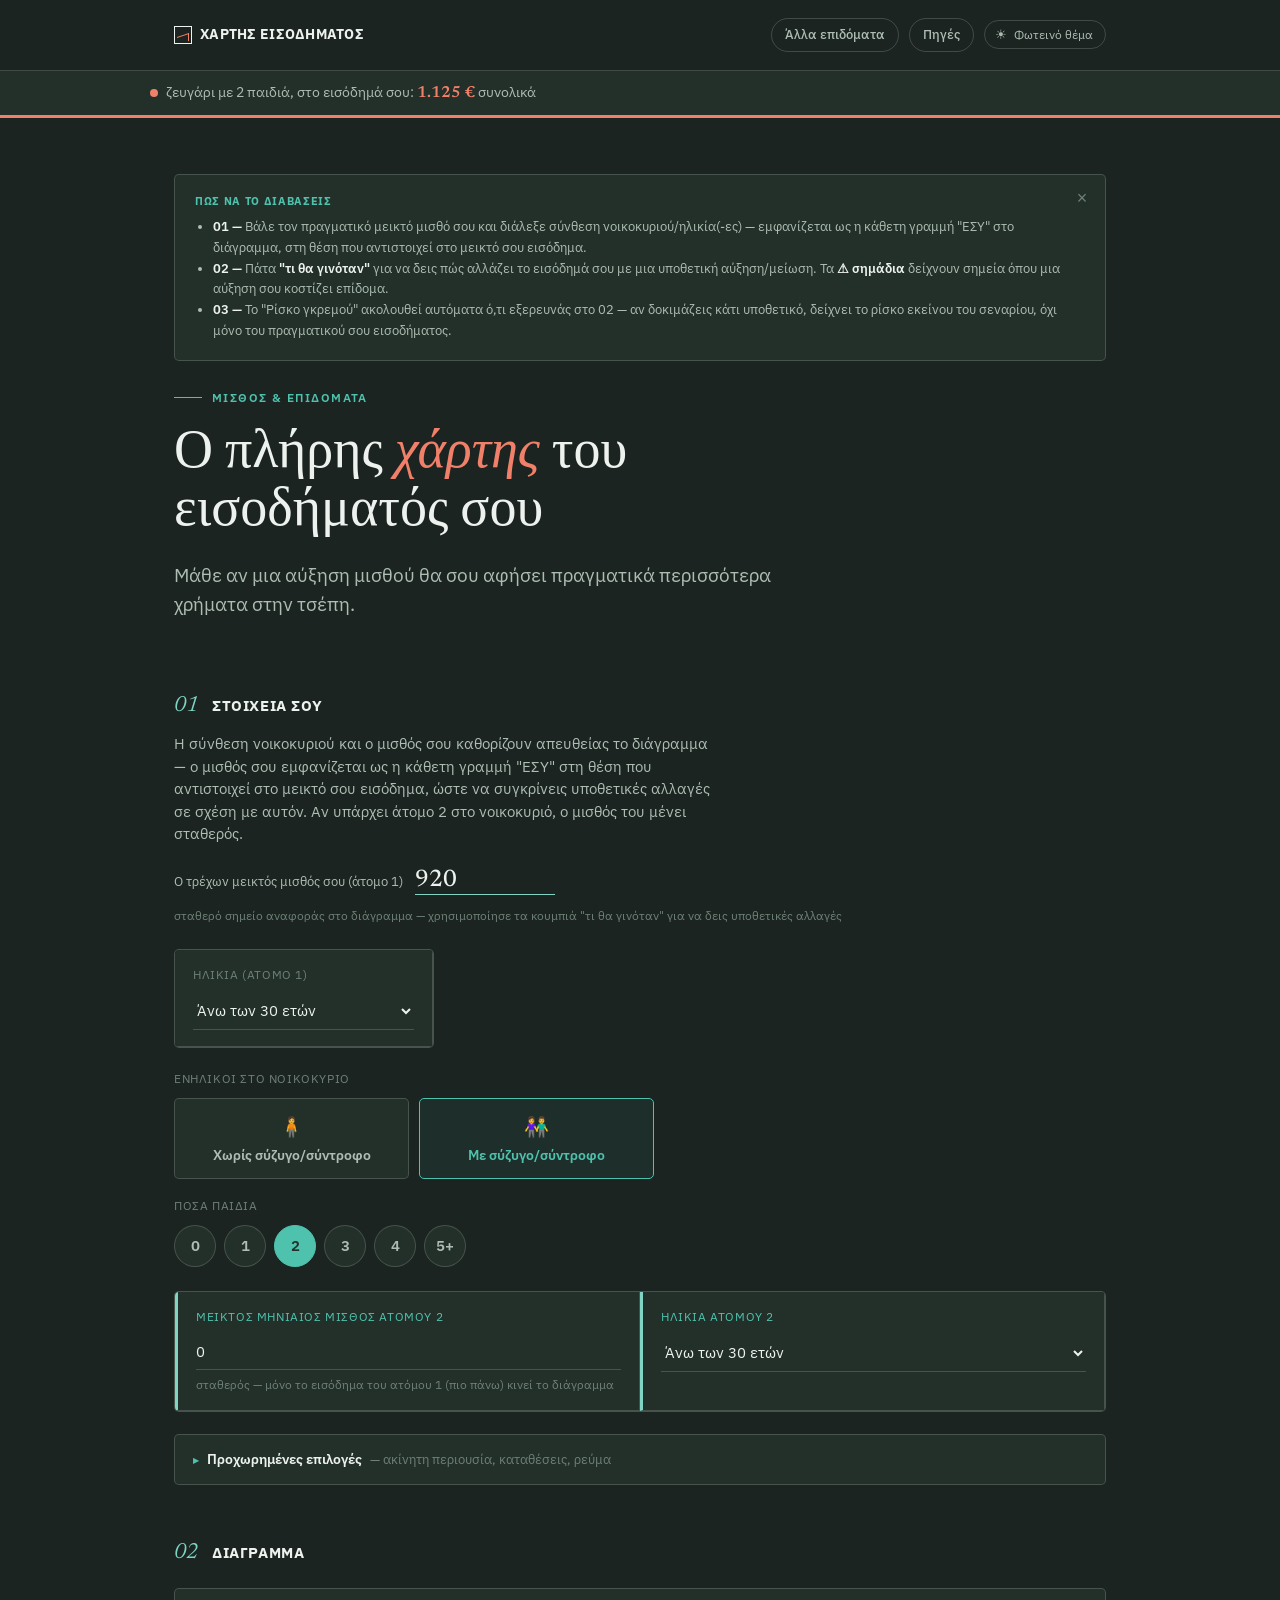
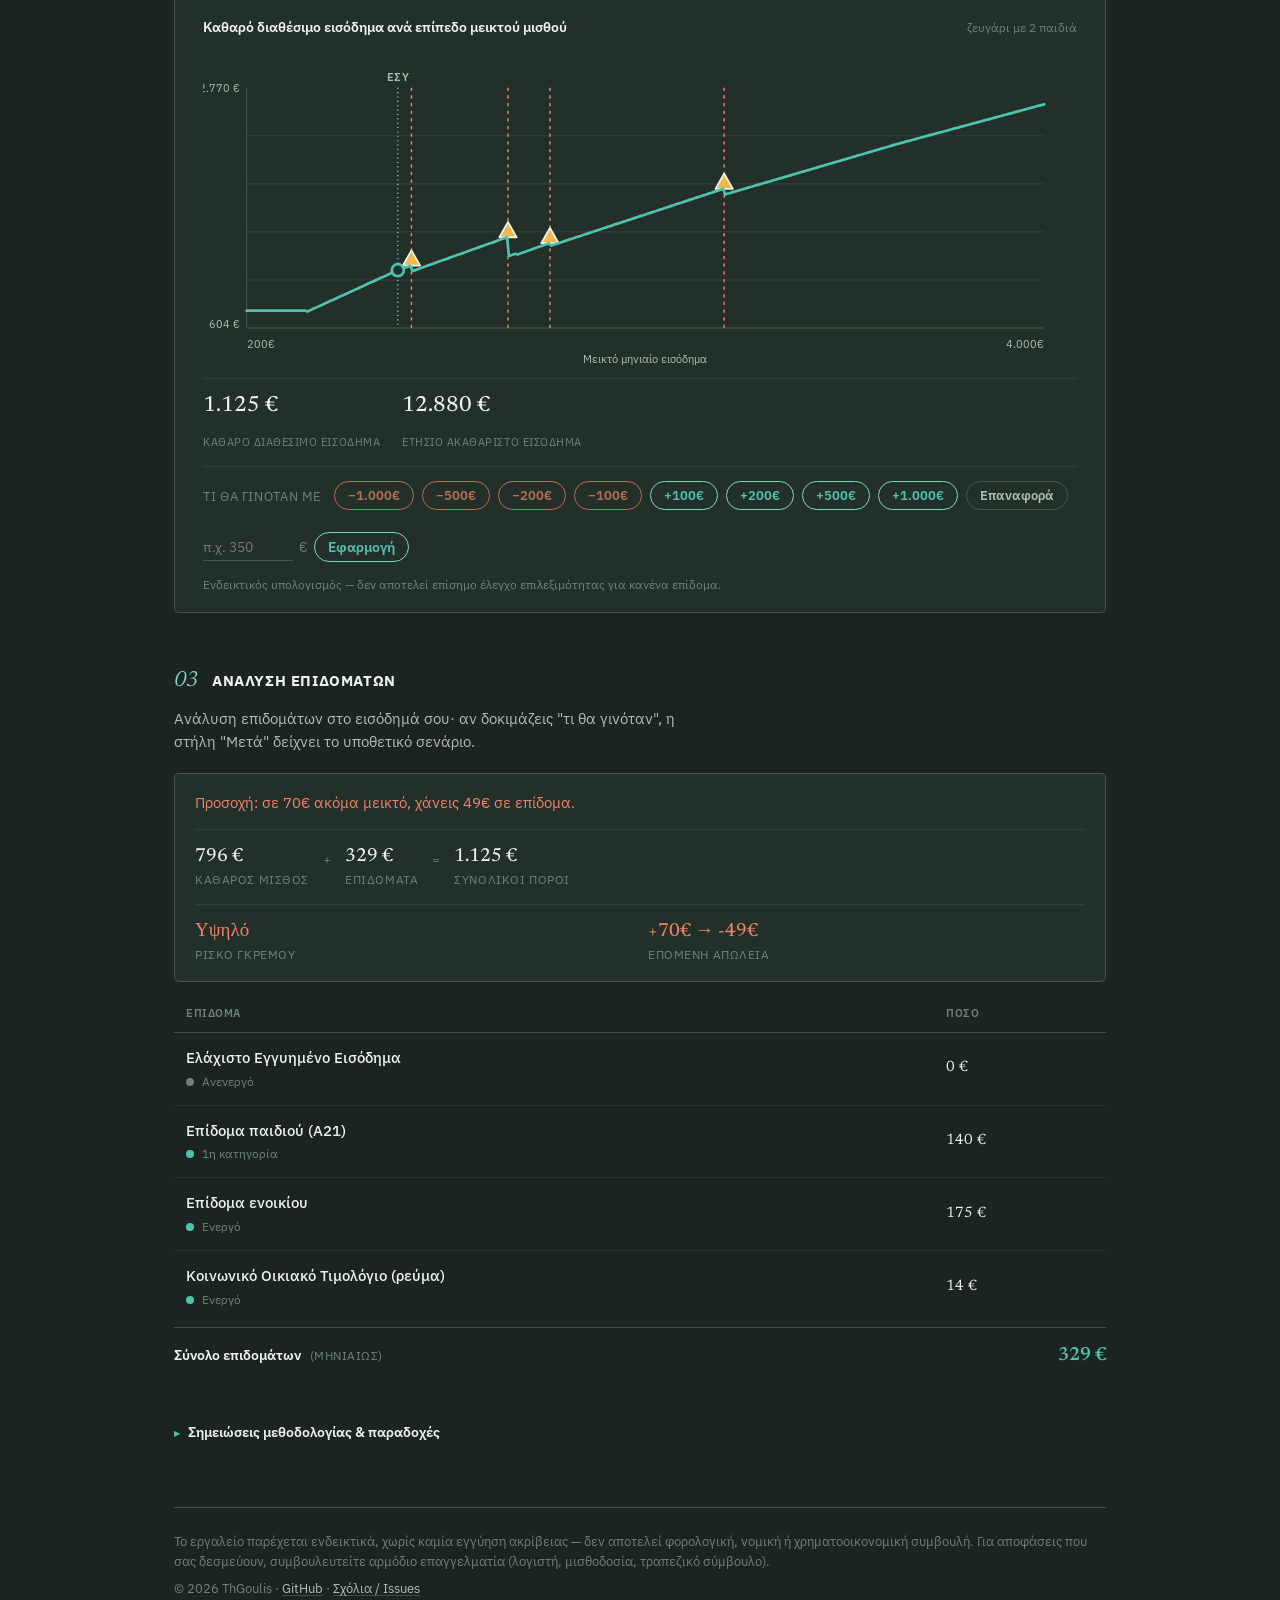
<file: index.html>
<!DOCTYPE html>
<html lang="el">
<head>
<meta charset="UTF-8">
<script>(function(){try{var t=localStorage.getItem('chartis-eisodimatos-theme');document.documentElement.setAttribute('data-theme', t==='light'?'light':'dark');}catch(e){document.documentElement.setAttribute('data-theme','dark');}})();</script>
<meta name="viewport" content="width=device-width, initial-scale=1.0">
<meta name="google-site-verification" content="slmGFKoAOpQcVqOAjaYi8hfK1qHEMDZGpM2ckOUDvAE" />
<title>Χάρτης Εισοδήματος — Μισθός &amp; Επιδόματα</title>
<meta name="description" content="Δες πώς αλλάζει το πραγματικό σου εισόδημα — μισθός και επιδόματα (ΕΕΕ, Α21, ενοίκιο, ΚΟΤ) μαζί, σε ένα διάγραμμα. Εντοπίζει αυτόματα τα σημεία όπου μια αύξηση μισθού σου κοστίζει επίδομα.">
<link rel="canonical" href="https://thgoulis.github.io/Benefit-cliff/">

<meta property="og:type" content="website">
<meta property="og:url" content="https://thgoulis.github.io/Benefit-cliff/">
<meta property="og:title" content="Χάρτης Εισοδήματος — Μισθός &amp; Επιδόματα">
<meta property="og:description" content="Δες πώς αλλάζει το πραγματικό σου εισόδημα — μισθός και επιδόματα μαζί, σε ένα διάγραμμα. Εντοπίζει αυτόματα τους γκρεμούς επιδομάτων.">
<meta property="og:image" content="https://thgoulis.github.io/Benefit-cliff/og-image.png">
<meta property="og:image:width" content="1200">
<meta property="og:image:height" content="630">
<meta property="og:locale" content="el_GR">

<meta name="twitter:card" content="summary_large_image">
<meta name="twitter:title" content="Χάρτης Εισοδήματος — Μισθός &amp; Επιδόματα">
<meta name="twitter:description" content="Δες πώς αλλάζει το πραγματικό σου εισόδημα — μισθός και επιδόματα μαζί, σε ένα διάγραμμα.">
<meta name="twitter:image" content="https://thgoulis.github.io/Benefit-cliff/og-image.png">
<link rel="icon" type="image/svg+xml" href="data:image/svg+xml,%3Csvg xmlns='http://www.w3.org/2000/svg' viewBox='0 0 32 32'%3E%3Crect width='32' height='32' rx='7' fill='%231B2420'/%3E%3Crect x='7' y='9' width='18' height='3.4' rx='1.7' fill='%234FC2AE'/%3E%3Crect x='7' y='14.3' width='18' height='3.4' rx='1.7' fill='%234FC2AE'/%3E%3Crect x='7' y='19.6' width='18' height='3.4' rx='1.7' fill='%234FC2AE'/%3E%3C/svg%3E">
<link rel="preconnect" href="https://fonts.googleapis.com">
<link rel="preconnect" href="https://fonts.gstatic.com" crossorigin>
<link href="https://fonts.googleapis.com/css2?family=Newsreader:ital,opsz,wght@0,6..72,400;0,6..72,500;0,6..72,600;1,6..72,500&family=IBM+Plex+Sans:wght@400;500;600;700&display=swap" rel="stylesheet">
<link rel="stylesheet" href="style.css?v=20260812">
</head>
<body>

<div class="sticky-group">
  <div class="topbar">
    <div class="wrap">
      <div class="brand"><span class="mark"></span> Χάρτης Εισοδήματος</div>
      <nav>
        <a href="epidomata.html">Άλλα επιδόματα</a>
        <a href="https://github.com/ThGoulis/Benefit-cliff/blob/main/TECHNICAL.md" target="_blank" rel="noopener">Πηγές</a>
        <button id="themeToggle" type="button" aria-pressed="false">
          <span class="tt-icon" aria-hidden="true">☾</span>
          <span class="tt-label">Σκούρο θέμα</span>
        </button>
      </nav>
    </div>
  </div>
  <div class="live-preview-bar" id="livePreviewBar">
    <div class="wrap">
      <span class="dot"></span>
      <span class="text" id="livePreviewText">—</span>
    </div>
  </div>
</div>

<div class="wrap">

  <section class="hero">
    <div class="intro-card" id="introCard">
      <button class="intro-close" id="introCloseBtn" aria-label="Κλείσιμο">×</button>
      <div class="intro-eyebrow">Πώς να το διαβάσεις</div>
      <ul class="intro-list">
        <li><strong>01 —</strong> Βάλε τον πραγματικό μεικτό μισθό σου και διάλεξε σύνθεση νοικοκυριού/ηλικία(-ες) — εμφανίζεται ως η κάθετη γραμμή "ΕΣΥ" στο διάγραμμα, στη θέση που αντιστοιχεί στο μεικτό σου εισόδημα.</li>
        <li><strong>02 —</strong> Πάτα <strong>"τι θα γινόταν"</strong> για να δεις πώς αλλάζει το εισόδημά σου με μια υποθετική αύξηση/μείωση. Τα <strong>⚠ σημάδια</strong> δείχνουν σημεία όπου μια αύξηση σου κοστίζει επίδομα.</li>
        <li><strong>03 —</strong> Το "Ρίσκο γκρεμού" ακολουθεί αυτόματα ό,τι εξερευνάς στο 02 — αν δοκιμάζεις κάτι υποθετικό, δείχνει το ρίσκο εκείνου του σεναρίου, όχι μόνο του πραγματικού σου εισοδήματος.</li>
      </ul>
    </div>

    <div class="eyebrow">Μισθός &amp; επιδόματα</div>
    <h1>Ο πλήρης <em>χάρτης</em> του εισοδήματός σου</h1>
    <p class="lede">Μάθε αν μια αύξηση μισθού θα σου αφήσει πραγματικά περισσότερα χρήματα στην τσέπη.</p>
  </section>

  <section class="section">
    <div class="section-head">
      <span class="section-num">01</span>
      <h2>Στοιχεία σου</h2>
    </div>
    <p class="section-desc">Η σύνθεση νοικοκυριού και ο μισθός σου καθορίζουν απευθείας το διάγραμμα — ο μισθός σου εμφανίζεται ως η κάθετη γραμμή "ΕΣΥ" στη θέση που αντιστοιχεί στο μεικτό σου εισόδημα, ώστε να συγκρίνεις υποθετικές αλλαγές σε σχέση με αυτόν. Αν υπάρχει άτομο 2 στο νοικοκυριό, ο μισθός του μένει σταθερός.</p>

    <div class="income-input-row">
      <label for="referenceIncomeInput">Ο τρέχων μεικτός μισθός σου (άτομο 1)</label>
      <input type="text" inputmode="numeric" id="referenceIncomeInput" value="920" autocomplete="off" autocorrect="off" autocapitalize="off" spellcheck="false">
      <div class="hint">σταθερό σημείο αναφοράς στο διάγραμμα — χρησιμοποίησε τα κουμπιά "τι θα γινόταν" για να δεις υποθετικές αλλαγές</div>
    </div>

    <div class="field-grid" style="margin-bottom:22px; max-width:260px;">
      <div class="field">
        <label>Ηλικία (άτομο 1)</label>
        <select id="ageSelect1">
          <option value="young25">Έως 25 ετών</option>
          <option value="young30">26 έως 30 ετών</option>
          <option value="standard" selected>Άνω των 30 ετών</option>
        </select>
      </div>
    </div>

    <div class="household-picker">
      <div class="field-label">Ενήλικοι στο νοικοκυριό</div>
      <div class="adults-grid">
        <button type="button" class="adult-card" id="adultsSingleBtn" data-spouse="false">
          <span class="icon">🧍</span><span class="label">Χωρίς σύζυγο/σύντροφο</span>
        </button>
        <button type="button" class="adult-card selected" id="adultsCoupleBtn" data-spouse="true">
          <span class="icon">👫</span><span class="label">Με σύζυγο/σύντροφο</span>
        </button>
      </div>

      <div class="field-label" style="margin-top:18px;">Πόσα παιδιά</div>
      <div class="child-stepper">
        <button type="button" class="child-btn" data-count="0">0</button>
        <button type="button" class="child-btn" data-count="1">1</button>
        <button type="button" class="child-btn selected" data-count="2">2</button>
        <button type="button" class="child-btn" data-count="3">3</button>
        <button type="button" class="child-btn" data-count="4">4</button>
        <button type="button" class="child-btn" data-count="5">5+</button>
      </div>
      <div class="derived-tag" id="monoParentTag" style="display:none">Μονογονεϊκή οικογένεια — εφαρμόζονται οι ειδικοί κανόνες</div>
    </div>

    <div class="field-grid" id="basicFieldsGrid">
      <div class="field spouse-field" id="spouseIncomeField" style="display:none">
        <label>Μεικτός μηνιαίος μισθός ατόμου 2</label>
        <input type="text" inputmode="numeric" id="spouseIncome" value="0">
        <div class="hint">σταθερός — μόνο το εισόδημα του ατόμου 1 (πιο πάνω) κινεί το διάγραμμα</div>
      </div>
      <div class="field spouse-field" id="spouseAgeField" style="display:none">
        <label>Ηλικία ατόμου 2</label>
        <select id="ageSelect2">
          <option value="young25">Έως 25 ετών</option>
          <option value="young30">26 έως 30 ετών</option>
          <option value="standard" selected>Άνω των 30 ετών</option>
        </select>
      </div>
    </div>

    <details class="advanced-options">
      <summary>Προχωρημένες επιλογές <span class="advanced-hint">— ακίνητη περιουσία, καταθέσεις, ρεύμα</span></summary>
      <p class="advanced-desc">Μόνο αν έχεις ακίνητη περιουσία ή καταθέσεις πάνω από τα όρια — μπλοκάρουν εντελώς το ΕΕΕ ή το επίδομα ενοικίου, ανεξάρτητα από το εισόδημα. Άφησέ τα στο 0 αν δεν σε αφορούν.</p>
      <div class="field-grid">
        <div class="field criteria-field">
          <label>Αξία ακίνητης περιουσίας (αντικειμενική)</label>
          <input type="text" inputmode="numeric" id="propertyValue" value="0">
          <div class="hint">σύνολο νοικοκυριού — επηρεάζει ΕΕΕ &amp; επίδομα ενοικίου</div>
        </div>
        <div class="field criteria-field">
          <label>Καταθέσεις / κινητή περιουσία</label>
          <input type="text" inputmode="numeric" id="depositsValue" value="0">
          <div class="hint">σύνολο νοικοκυριού — επηρεάζει ΕΕΕ &amp; επίδομα ενοικίου</div>
        </div>
        <div class="field criteria-field">
          <label>Μέση μηνιαία κατανάλωση ρεύματος (kWh)</label>
          <input type="number" id="kwhValue" value="300" min="0" step="10">
          <div class="hint">εκτίμηση, μπορείς να την αλλάξεις — επηρεάζει το ΚΟΤ</div>
        </div>
      </div>
    </details>
  </section>

  <section class="section">
    <div class="section-head">
      <span class="section-num">02</span>
      <h2>Διάγραμμα</h2>
    </div>
    <div class="chart-card">
      <div class="chart-head">
        <h2>Καθαρό διαθέσιμο εισόδημα ανά επίπεδο μεικτού μισθού</h2>
        <span class="axis-label" id="axisLabel">ζευγάρι με 2 παιδιά</span>
      </div>

      <svg class="curve" viewBox="0 0 800 300" preserveAspectRatio="xMidYMid meet" xmlns="http://www.w3.org/2000/svg" id="curveSvg">
        <!-- gridlines/axes/labels are generated in JS so the layout can adapt to viewport width -->
        <g id="chromeLayer"></g>

        <!-- cliff markers get inserted here dynamically -->
        <g id="cliffLayer"></g>

        <!-- στατικό σημείο αναφοράς (το πραγματικό εισόδημα του χρήστη) -->
        <g id="referenceLayer"></g>

        <!-- the curve itself, drawn dynamically -->
        <path id="curvePath" class="curve-path" d="" />

        <!-- moving marker -->
        <circle id="movingMarker" class="marker" cx="60" cy="235" r="5.5"/>
      </svg>

      <div class="slider-row">
        <div class="readouts">
          <div class="readout">
            <div class="num" id="netReadout">690 €</div>
            <div class="num-delta" id="netDelta"></div>
            <div class="lbl">Καθαρό διαθέσιμο εισόδημα</div>
          </div>
          <div class="readout">
            <div class="num" id="e1Readout">— €</div>
            <div class="num-delta" id="e1Delta"></div>
            <div class="lbl">Ετήσιο ακαθάριστο εισόδημα</div>
          </div>
        </div>
      </div>

      <div class="whatif-row">
        <span class="whatif-label">Τι θα γινόταν με</span>
        <div class="whatif-buttons">
          <button type="button" class="whatif-btn whatif-btn-neg" data-amount="-1000">−1.000€</button>
          <button type="button" class="whatif-btn whatif-btn-neg" data-amount="-500">−500€</button>
          <button type="button" class="whatif-btn whatif-btn-neg" data-amount="-200">−200€</button>
          <button type="button" class="whatif-btn whatif-btn-neg" data-amount="-100">−100€</button>
          <button type="button" class="whatif-btn" data-amount="100">+100€</button>
          <button type="button" class="whatif-btn" data-amount="200">+200€</button>
          <button type="button" class="whatif-btn" data-amount="500">+500€</button>
          <button type="button" class="whatif-btn" data-amount="1000">+1.000€</button>
          <button type="button" class="whatif-btn whatif-btn-reset" id="whatifResetBtn">Επαναφορά</button>
        </div>
        <div class="whatif-custom">
          <input type="text" inputmode="numeric" id="whatifCustomInput" placeholder="π.χ. 350">
          <span>€</span>
          <button type="button" id="whatifCustomBtn">Εφαρμογή</button>
        </div>
      </div>

      <p class="result-disclaimer">Ενδεικτικός υπολογισμός — δεν αποτελεί επίσημο έλεγχο επιλεξιμότητας για κανένα επίδομα.</p>
    </div>
  </section>

  <section class="section">
    <div class="section-head">
      <span class="section-num">03</span>
      <h2>Ανάλυση επιδομάτων</h2>
    </div>
    <p class="section-desc">Ανάλυση επιδομάτων στο εισόδημά σου· αν δοκιμάζεις "τι θα γινόταν", η στήλη "Μετά" δείχνει το υποθετικό σενάριο.</p>

    <div class="summary-card">
      <p class="summary-insight" id="summaryInsight">—</p>

      <div class="summary-equation">
        <div class="summary-stat">
          <div class="summary-num" id="summaryNet">— €</div>
          <div class="summary-lbl">Καθαρός μισθός</div>
          <div class="summary-after" id="summaryNetAfter"></div>
        </div>
        <span class="summary-op">+</span>
        <div class="summary-stat">
          <div class="summary-num" id="summaryBenefits">— €</div>
          <div class="summary-lbl">Επιδόματα</div>
          <div class="summary-after" id="summaryBenefitsAfter"></div>
        </div>
        <span class="summary-op">=</span>
        <div class="summary-stat">
          <div class="summary-num" id="summaryTotal">— €</div>
          <div class="summary-lbl">Συνολικοί πόροι</div>
          <div class="summary-after" id="summaryTotalAfter"></div>
        </div>
      </div>

      <div class="risk-scenario-tag" id="riskScenarioTag" style="display:none"></div>
      <div class="summary-risk-row">
        <div class="summary-stat">
          <div class="summary-num" id="summaryRisk">—</div>
          <div class="summary-lbl">Ρίσκο γκρεμού</div>
        </div>
        <div class="summary-stat">
          <div class="summary-num" id="summaryNextLoss">—</div>
          <div class="summary-lbl">Επόμενη απώλεια</div>
        </div>
      </div>
    </div>

    <table class="breakdown" id="breakdownTable">
      <thead>
        <tr><th>Επίδομα</th><th>Ποσό</th><th class="after-col" id="afterColHeader">Μετά</th><th class="after-col diff-col">Διαφορά</th></tr>
      </thead>
      <tbody>
        <tr>
          <td>
            <div class="benefit-name">Ελάχιστο Εγγυημένο Εισόδημα</div>
            <div class="benefit-status"><span class="status-dot" id="eeeDot"></span><span id="eeeStatus">—</span></div>
          </td>
          <td class="amount" id="eeeAmount">— €</td>
          <td class="amount after-col" id="eeeAfterAmount"></td>
          <td class="amount after-col diff-col" id="eeeDiffAmount"></td>
        </tr>
        <tr>
          <td>
            <div class="benefit-name">Επίδομα παιδιού (Α21)</div>
            <div class="benefit-status"><span class="status-dot" id="a21Dot"></span><span id="a21Status">—</span></div>
          </td>
          <td class="amount" id="a21Amount">— €</td>
          <td class="amount after-col" id="a21AfterAmount"></td>
          <td class="amount after-col diff-col" id="a21DiffAmount"></td>
        </tr>
        <tr>
          <td>
            <div class="benefit-name">Επίδομα ενοικίου</div>
            <div class="benefit-status"><span class="status-dot" id="rentDot"></span><span id="rentStatus">—</span></div>
          </td>
          <td class="amount" id="rentAmount">— €</td>
          <td class="amount after-col" id="rentAfterAmount"></td>
          <td class="amount after-col diff-col" id="rentDiffAmount"></td>
        </tr>
        <tr>
          <td>
            <div class="benefit-name">Κοινωνικό Οικιακό Τιμολόγιο (ρεύμα)</div>
            <div class="benefit-status"><span class="status-dot" id="kotDot"></span><span id="kotStatus">—</span></div>
          </td>
          <td class="amount" id="kotAmount">— €</td>
          <td class="amount after-col" id="kotAfterAmount"></td>
          <td class="amount after-col diff-col" id="kotDiffAmount"></td>
        </tr>
      </tbody>
    </table>
    <div class="benefit-total">
      <span>Σύνολο επιδομάτων <em>(μηνιαίως)</em></span>
      <span class="benefit-total-amounts">
        <span class="amount" id="benefitTotalAmount">— €</span>
        <span class="amount after-col" id="benefitTotalAfterAmount"></span>
      </span>
    </div>
  </section>

  <section class="section">
    <details class="methodology">
      <summary>Σημειώσεις μεθοδολογίας &amp; παραδοχές</summary>
      <p class="methodology-intro">Πραγματικοί υπολογισμοί μισθού, ΕΕΕ, Α21, επίδομα ενοικίου, ΚΟΤ &amp; περιουσιακά κριτήρια — δες τις παραδοχές πιο κάτω.</p>
      <ul>
        <li>Ο καθαρός μισθός υπολογίζεται με βάση το σύστημα 14 μισθών (ΕΦΚΑ, κλίμακα φόρου ανά ηλικία, φορολογική έκπτωση) — μόνο η περίπτωση μισθωτού, όχι μπλοκάκι/ελεύθερος επαγγελματίας.</li>
        <li>Τα ΕΕΕ, Α21 και επίδομα ενοικίου βασίζονται στα επίσημα ποσά/κλιμάκια όπως τα βρήκαμε. Το ΕΕΕ και το επίδομα ενοικίου περιλαμβάνουν πλέον περιουσιακά κριτήρια (ακίνητη περιουσία, καταθέσεις) — <strong>χωρίς</strong> αντικειμενική δαπάνη ΙΧ/δικύκλων ή περιουσιακό τεκμήριο τόκων, που αγνοούνται για απλότητα.</li>
        <li>Το επίδομα ενοικίου βρίσκεται πιθανώς σε φάση αναθεώρησης (νομοσχέδιο υπό συζήτηση) — τα κριτήρια που χρησιμοποιούμε είναι τα πιο πρόσφατα επιβεβαιωμένα, όχι εγγυημένα οριστικά.</li>
        <li>Η φορολογική έκπτωση (777-1.780€+ ανάλογα τα παιδιά) αποδίδεται πάντα στο άτομο 1 σε ζευγάρια, όχι μοιρασμένη.</li>
        <li>Υποστηρίζεται οποιοσδήποτε αριθμός παιδιών· το εισόδημα του ατόμου 2 (αν υπάρχει) μένει σταθερό, όχι μεταβλητό στο διάγραμμα.</li>
        <li>Το Κοινωνικό Οικιακό Τιμολόγιο (ΚΟΤ) μοντελοποιεί μόνο τη βασική κατηγορία Β (4,5 λεπτά/kWh, όριο 350kWh/μήνα) — όχι τις κατηγορίες Α (ευάλωτες ομάδες, +8.000€/+15.000€ όριο για ΑΜΕΑ/μηχανική υποστήριξη) ή Γ (πολύτεκνοι). Η κατανάλωση ρεύματος εισάγεται ως εκτίμηση, όχι πραγματικά στοιχεία λογαριασμού.</li>
      </ul>
    </details>
  </section>

  <footer>
    <span>Το εργαλείο παρέχεται ενδεικτικά, χωρίς καμία εγγύηση ακρίβειας — δεν αποτελεί φορολογική, νομική ή χρηματοοικονομική συμβουλή. Για αποφάσεις που σας δεσμεύουν, συμβουλευτείτε αρμόδιο επαγγελματία (λογιστή, μισθοδοσία, τραπεζικό σύμβουλο).</span>
    <span>© 2026 ThGoulis · <a href="https://github.com/ThGoulis/Benefit-cliff" target="_blank" rel="noopener">GitHub</a> · <a href="https://github.com/ThGoulis/Benefit-cliff/issues" target="_blank" rel="noopener">Σχόλια / Issues</a></span>
  </footer>

</div>

<script src="script.js?v=20260812"></script>

</body>
</html>
</file>
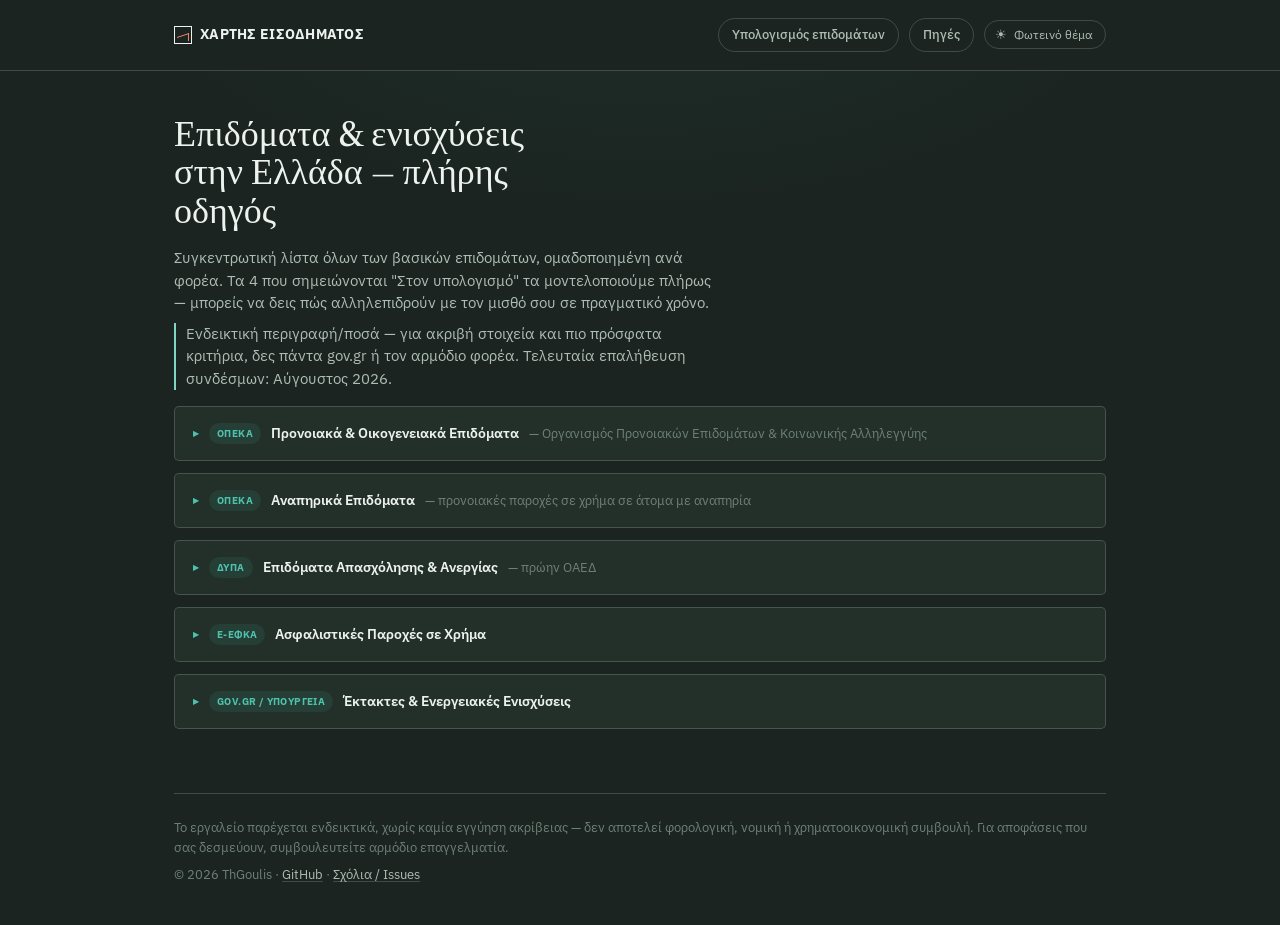
<file: epidomata.html>
<!DOCTYPE html>
<html lang="el" data-theme="dark">
<head>
<meta charset="UTF-8">
<script>(function(){try{var t=localStorage.getItem('chartis-eisodimatos-theme');document.documentElement.setAttribute('data-theme', t==='light'?'light':'dark');}catch(e){document.documentElement.setAttribute('data-theme','dark');}})();</script>
<meta name="viewport" content="width=device-width, initial-scale=1.0">
<title>Επιδόματα &amp; Ενισχύσεις στην Ελλάδα — Πλήρης Οδηγός | Χάρτης Εισοδήματος</title>
<meta name="description" content="Όλα τα επιδόματα και οικονομικές ενισχύσεις στην Ελλάδα σε ένα σημείο — ΟΠΕΚΑ, ΔΥΠΑ, e-ΕΦΚΑ και έκτακτες ενισχύσεις. Τι είναι, ποιος δικαιούται, πόσο είναι το ποσό.">
<link rel="canonical" href="https://thgoulis.github.io/Benefit-cliff/epidomata.html">
<link rel="icon" type="image/svg+xml" href="data:image/svg+xml,%3Csvg xmlns='http://www.w3.org/2000/svg' viewBox='0 0 32 32'%3E%3Crect width='32' height='32' rx='7' fill='%231B2420'/%3E%3Crect x='7' y='9' width='18' height='3.4' rx='1.7' fill='%234FC2AE'/%3E%3Crect x='7' y='14.3' width='18' height='3.4' rx='1.7' fill='%234FC2AE'/%3E%3Crect x='7' y='19.6' width='18' height='3.4' rx='1.7' fill='%234FC2AE'/%3E%3C/svg%3E">
<link rel="preconnect" href="https://fonts.googleapis.com">
<link rel="preconnect" href="https://fonts.gstatic.com" crossorigin>
<link href="https://fonts.googleapis.com/css2?family=Newsreader:ital,opsz,wght@0,6..72,400;0,6..72,500;0,6..72,600;1,6..72,500&family=IBM+Plex+Sans:wght@400;500;600;700&display=swap" rel="stylesheet">
<link rel="stylesheet" href="style.css?v=20260811">
<script type="application/ld+json">
{
  "@context": "https://schema.org",
  "@type": "ItemList",
  "name": "Επιδόματα & Ενισχύσεις στην Ελλάδα",
  "description": "Συγκεντρωτική λίστα κρατικών επιδομάτων και οικονομικών ενισχύσεων στην Ελλάδα, με συνδέσμους προς τις επίσημες σελίδες αίτησης.",
  "numberOfItems": 28,
  "itemListElement": [
    {
      "@type": "ListItem",
      "position": 1,
      "item": {
        "@type": "GovernmentService",
        "name": "Ελάχιστο Εγγυημένο Εισόδημα (ΕΕΕ)",
        "url": "https://www.gov.gr/el/services/1002216/elakhisto-egguemeno-eisodema"
      }
    },
    {
      "@type": "ListItem",
      "position": 2,
      "item": {
        "@type": "GovernmentService",
        "name": "Επίδομα Παιδιού (Α21)",
        "url": "https://www.idika.gr/epidomapaidiou/"
      }
    },
    {
      "@type": "ListItem",
      "position": 3,
      "item": {
        "@type": "GovernmentService",
        "name": "Επίδομα Στέγασης (Ενοικίου)",
        "url": "https://www.gov.gr/ipiresies/ugeia-kai-pronoia/epidomata/epidoma-stegases"
      }
    },
    {
      "@type": "ListItem",
      "position": 4,
      "item": {
        "@type": "GovernmentService",
        "name": "Επίδομα Γέννησης",
        "url": "https://www.gov.gr/ipiresies/ugeia-kai-pronoia/epidomata/epidoma-genneses"
      }
    },
    {
      "@type": "ListItem",
      "position": 5,
      "item": {
        "@type": "GovernmentService",
        "name": "Επίδομα Ανασφάλιστων Υπερηλίκων",
        "url": "https://opeka.gov.gr/anasfalistoi-yperilikes/epidoma-koinonikis-allilengyis-anasfaliston-yperilikon/ilektronikes-ypiresies/"
      }
    },
    {
      "@type": "ListItem",
      "position": 6,
      "item": {
        "@type": "GovernmentService",
        "name": "Επίδομα Ορεινών & Μειονεκτικών Περιοχών",
        "url": "https://oreina.epidomata.gov.gr/"
      }
    },
    {
      "@type": "ListItem",
      "position": 7,
      "item": {
        "@type": "GovernmentService",
        "name": "Επίδομα κίνησης",
        "url": "https://opeka.gov.gr/atoma-me-anapiria/anapirika-epidomata/epidoma-kinisis/"
      }
    },
    {
      "@type": "ListItem",
      "position": 8,
      "item": {
        "@type": "GovernmentService",
        "name": "Διατροφικό επίδομα",
        "url": "https://opeka.gov.gr/atoma-me-anapiria/anapirika-epidomata/diatrofiko-epidoma-se-nefropatheis-metamoschevmenous/"
      }
    },
    {
      "@type": "ListItem",
      "position": 9,
      "item": {
        "@type": "GovernmentService",
        "name": "Οικονομική ενίσχυση ατόμων με βαριά αναπηρία",
        "url": "https://opeka.gov.gr/atoma-me-anapiria/anapirika-epidomata/programmata-oikonomikis-enischysis-atomon-me-varia-anapiria/"
      }
    },
    {
      "@type": "ListItem",
      "position": 10,
      "item": {
        "@type": "GovernmentService",
        "name": "Οικονομική ενίσχυση ατόμων με βαριά νοητική υστέρηση",
        "url": "https://opeka.gov.gr/atoma-me-anapiria/anapirika-epidomata/programma-oikonomikis-enischysis-atomon-me-varia-noitiki-ysterisi/"
      }
    },
    {
      "@type": "ListItem",
      "position": 11,
      "item": {
        "@type": "GovernmentService",
        "name": "Ενίσχυση παραπληγικών/τετραπληγικών ανασφάλιστων & ασφαλισμένων Δημοσίου",
        "url": "https://opeka.gov.gr/atoma-me-anapiria/anapirika-epidomata/programma-oikonomikis-enischysis-parapligikon-tetrapligikon-kai-akrotiriasmenon/"
      }
    },
    {
      "@type": "ListItem",
      "position": 12,
      "item": {
        "@type": "GovernmentService",
        "name": "Ενίσχυση ατόμων με συγγενή αιμολυτική αναιμία / αιμορραγική διάθεση / AIDS",
        "url": "https://opeka.gov.gr/atoma-me-anapiria/anapirika-epidomata/programma-oikonomikis-enischysis-atomon-me-syggeni-aimolytiki-anaimia-i-syggeni-aimorragiki-diathesi-syndromo-epiktitis-anosoaneparkeias-aids/"
      }
    },
    {
      "@type": "ListItem",
      "position": 13,
      "item": {
        "@type": "GovernmentService",
        "name": "Ενίσχυση κωφών & βαρήκοων ατόμων",
        "url": "https://opeka.gov.gr/atoma-me-anapiria/anapirika-epidomata/programma-oikonomikis-enischysis-kofon-kai-varikoon-atomon/"
      }
    },
    {
      "@type": "ListItem",
      "position": 14,
      "item": {
        "@type": "GovernmentService",
        "name": "Ενίσχυση ατόμων με αναπηρία όρασης",
        "url": "https://opeka.gov.gr/atoma-me-anapiria/anapirika-epidomata/programma-oikonomikis-enischysis-atomon-me-anapiria-orasis/"
      }
    },
    {
      "@type": "ListItem",
      "position": 15,
      "item": {
        "@type": "GovernmentService",
        "name": "Ενίσχυση ατόμων με εγκεφαλική παράλυση",
        "url": "https://opeka.gov.gr/atoma-me-anapiria/anapirika-epidomata/programma-oikonomikis-enischysis-atomon-me-egkefaliki-paralysi/"
      }
    },
    {
      "@type": "ListItem",
      "position": 16,
      "item": {
        "@type": "GovernmentService",
        "name": "Ενίσχυση χανσενικών & μελών οικογενειών τους",
        "url": "https://opeka.gov.gr/atoma-me-anapiria/anapirika-epidomata/programma-oikonomikis-enischysis-asthenon-kai-apotherapeymenon-chansenikon-kai-melon-ton-oikogeneion-toys/"
      }
    },
    {
      "@type": "ListItem",
      "position": 17,
      "item": {
        "@type": "GovernmentService",
        "name": "Τακτικό Επίδομα Ανεργίας",
        "url": "https://www.gov.gr/el/services/1001289/aitese-epidomatos-anergias"
      }
    },
    {
      "@type": "ListItem",
      "position": 18,
      "item": {
        "@type": "GovernmentService",
        "name": "Επίδομα Μακροχρονίως Ανέργων",
        "url": "https://www.gov.gr/el/services/1001273/epidoma-makrokhronion-anergon"
      }
    },
    {
      "@type": "ListItem",
      "position": 19,
      "item": {
        "@type": "GovernmentService",
        "name": "Ειδική Παροχή Προστασίας Μητρότητας",
        "url": "https://parentalbenefits.dypa.gov.gr"
      }
    },
    {
      "@type": "ListItem",
      "position": 20,
      "item": {
        "@type": "GovernmentService",
        "name": "Βοήθημα Αυτοτελώς & Ανεξαρτήτως Απασχολουμένων",
        "url": "https://www.gov.gr/el/services/1001292/boethema-anergias-autotelos-kai-anexartetos-apaskholoumenon"
      }
    },
    {
      "@type": "ListItem",
      "position": 21,
      "item": {
        "@type": "GovernmentService",
        "name": "Ειδικά Εποχικά Βοηθήματα",
        "url": "https://www.gov.gr/upourgeia/upourgeio-ergasias-kai-koinonikes-asphalises/demosia-uperesia-apaskholeses-d-up/eidiko-epokhiko-boethema-dypa"
      }
    },
    {
      "@type": "ListItem",
      "position": 22,
      "item": {
        "@type": "GovernmentService",
        "name": "Επίδομα Ασθενείας & Ατυχήματος",
        "url": "https://www.e-efka.gov.gr/el/elektronikes-yperesies/epidoma"
      }
    },
    {
      "@type": "ListItem",
      "position": 23,
      "item": {
        "@type": "GovernmentService",
        "name": "Επίδομα Κυοφορίας & Λοχείας",
        "url": "https://www.e-efka.gov.gr/el/elektronikes-yperesies/elektronike-aitese-choregeses-epidomatos-metrotetas"
      }
    },
    {
      "@type": "ListItem",
      "position": 24,
      "item": {
        "@type": "GovernmentService",
        "name": "Εξωιδρυματικό Επίδομα",
        "url": "https://www.gov.gr/el/services/1001413/exoidrumatiko-epidoma-paraplegias"
      }
    },
    {
      "@type": "ListItem",
      "position": 25,
      "item": {
        "@type": "GovernmentService",
        "name": "Επίδομα Εξόδων Κηδείας",
        "url": "https://www.e-efka.gov.gr/el/elektronikes-yperesies/elektronike-yperesia-pleromes-exodon-kedeias"
      }
    },
    {
      "@type": "ListItem",
      "position": 26,
      "item": {
        "@type": "GovernmentService",
        "name": "Κοινωνικό Οικιακό Τιμολόγιο (ΚΟΤ)",
        "url": "https://www.gov.gr/ipiresies/ugeia-kai-pronoia/epidomata/koinoniko-oikiako-timologio"
      }
    },
    {
      "@type": "ListItem",
      "position": 27,
      "item": {
        "@type": "GovernmentService",
        "name": "Επίδομα Θέρμανσης",
        "url": "https://www.gov.gr/ipiresies/ugeia-kai-pronoia/epidomata/epidoma-thermanses"
      }
    },
    {
      "@type": "ListItem",
      "position": 28,
      "item": {
        "@type": "GovernmentService",
        "name": "Προγράμματα Vouchers",
        "url": "https://vouchers.gov.gr/"
      }
    }
  ]
}
</script>
<style>
  /* Στυλ ειδικά για αυτή τη σελίδα αναφοράς — προσθέτει πάνω στο style.css, δεν το αντικαθιστά */
  .ref-hero{ padding: 48px 0 8px; }
  .ref-hero h1{
    font-family:'Newsreader', serif; font-weight:500; font-size: clamp(26px, 4vw, 36px);
    margin: 0 0 12px; max-width: 20ch;
  }
  .ref-hero p{ color: var(--ink-soft); font-size: 15px; max-width: 60ch; margin: 0 0 8px; }
  .ref-note{
    font-size: 12.5px; color: var(--ink-faint); margin: 4px 0 32px;
    border-left: 2px solid var(--contour-soft); padding-left: 10px;
  }

  .agency-group{
    background: var(--paper-card); border: 1px solid var(--line-strong); border-radius: var(--radius);
    margin-bottom: 12px; overflow: hidden;
  }
  .agency-group summary{
    cursor: pointer; padding: 16px 18px; font-weight: 600; font-size: 14px;
    display:flex; align-items:center; gap: 10px; list-style: none;
  }
  .agency-group summary::-webkit-details-marker{ display:none; }
  .agency-group summary::before{ content:"▸"; color: var(--contour); font-size: 11px; transition: transform .15s ease; flex: none; }
  .agency-group[open] summary::before{ transform: rotate(90deg); }
  .agency-group summary .agency-full{ color: var(--ink-faint); font-weight: 400; font-size: 12.5px; }
  .agency-badge{
    font-size: 10px; font-weight: 700; text-transform: uppercase; letter-spacing: 0.04em;
    color: var(--contour); background: rgba(61,163,148,0.12); padding: 3px 8px; border-radius: 999px; flex: none;
  }

  .agency-row{
    padding: 14px 18px; border-top: 1px solid var(--line);
    display:flex; justify-content:space-between; gap:16px; align-items:flex-start;
  }
  .agency-row .name{ font-weight: 500; font-size: 13.5px; display:flex; align-items:center; gap:8px; flex-wrap:wrap; }
  .agency-row .desc{ color: var(--ink-faint); font-size: 12px; margin-top: 4px; max-width: 56ch; }
  .agency-row .amount{
    font-family:'Newsreader', serif; font-size: 14.5px; color: var(--contour); flex: none;
    white-space: nowrap; text-align:right;
  }
  .in-tool-tag{
    font-size: 9.5px; font-weight: 700; text-transform: uppercase; letter-spacing: 0.04em;
    color: var(--hazard); border: 1px solid var(--hazard); border-radius: 999px; padding: 1px 7px;
  }
  .agency-row a.tool-link{
    display:inline-flex; align-items:center; margin-top: 8px;
    font-size: 12.5px; font-weight: 600; color: var(--contour); text-decoration:none;
    padding: 5px 12px; border: 1px solid var(--contour); border-radius: 999px;
    transition: background-color 0.15s ease, color 0.15s ease;
  }
  .agency-row a.tool-link:hover{ background: var(--contour); color: var(--paper-card); }
  .agency-row a.gov-link{
    display:inline-flex; align-items:center; gap:4px; margin-top: 8px;
    font-size: 12px; font-weight: 500; color: var(--ink-soft); text-decoration:none;
    padding: 5px 12px; border: 1px solid var(--line-strong); border-radius: 999px;
    transition: background-color 0.15s ease, color 0.15s ease, border-color 0.15s ease;
  }
  .agency-row a.gov-link:hover{ background: var(--contour); color: var(--paper-card); border-color: var(--contour); }
  .row-links{ display:flex; flex-wrap:wrap; gap: 8px; }
</style>
</head>
<body>

<div class="topbar">
  <div class="wrap">
    <div class="brand"><span class="mark"></span> Χάρτης Εισοδήματος</div>
    <nav>
      <a href="index.html">Υπολογισμός επιδομάτων</a>
      <a href="https://github.com/ThGoulis/Benefit-cliff/blob/main/TECHNICAL.md" target="_blank" rel="noopener">Πηγές</a>
      <button id="themeToggle" type="button" aria-pressed="false">
        <span class="tt-icon" aria-hidden="true">☾</span>
        <span class="tt-label">Σκούρο θέμα</span>
      </button>
    </nav>
  </div>
</div>

<div class="wrap">
  <section class="ref-hero">
    <h1>Επιδόματα &amp; ενισχύσεις στην Ελλάδα — πλήρης οδηγός</h1>
    <p>Συγκεντρωτική λίστα όλων των βασικών επιδομάτων, ομαδοποιημένη ανά φορέα. Τα 4 που σημειώνονται "Στον υπολογισμό" τα μοντελοποιούμε πλήρως — μπορείς να δεις πώς αλληλεπιδρούν με τον μισθό σου σε πραγματικό χρόνο.</p>
    <p class="ref-note">Ενδεικτική περιγραφή/ποσά — για ακριβή στοιχεία και πιο πρόσφατα κριτήρια, δες πάντα gov.gr ή τον αρμόδιο φορέα. Τελευταία επαλήθευση συνδέσμων: Αύγουστος 2026.</p>
  </section>

  <!-- ΟΠΕΚΑ -->
  <details class="agency-group">
    <summary><span class="agency-badge">ΟΠΕΚΑ</span> Προνοιακά &amp; Οικογενειακά Επιδόματα <span class="agency-full">— Οργανισμός Προνοιακών Επιδομάτων &amp; Κοινωνικής Αλληλεγγύης</span></summary>

    <div class="agency-row">
      <div>
        <div class="name">Ελάχιστο Εγγυημένο Εισόδημα (ΕΕΕ) <span class="in-tool-tag">Στον υπολογισμό</span></div>
        <div class="desc">Μηνιαία εισοδηματική ενίσχυση για νοικοκυριά σε συνθήκες ακραίας φτώχειας.</div>
        <div class="row-links">
          <a class="tool-link" href="index.html">Δες τον υπολογισμό →</a>
          <a class="gov-link" href="https://www.gov.gr/el/services/1002216/elakhisto-egguemeno-eisodema" target="_blank" rel="noopener">gov.gr ↗</a>
        </div>
      </div>
      <div class="amount">έως 972€/μήνα</div>
    </div>

    <div class="agency-row">
      <div>
        <div class="name">Επίδομα Παιδιού (Α21) <span class="in-tool-tag">Στον υπολογισμό</span></div>
        <div class="desc">Ανά διμηνία, ανάλογα με το ισοδύναμο οικογενειακό εισόδημα και τον αριθμό εξαρτώμενων τέκνων.</div>
        <div class="row-links">
          <a class="tool-link" href="index.html">Δες τον υπολογισμό →</a>
          <a class="gov-link" href="https://www.idika.gr/epidomapaidiou/" target="_blank" rel="noopener">gov.gr ↗</a>
        </div>
      </div>
      <div class="amount">28-140€/μήνα ανά τέκνο</div>
    </div>

    <div class="agency-row">
      <div>
        <div class="name">Επίδομα Στέγασης (Ενοικίου) <span class="in-tool-tag">Στον υπολογισμό</span></div>
        <div class="desc">Για νοικοκυριά που μισθώνουν την κύρια κατοικία τους, με εισοδηματικά και περιουσιακά κριτήρια.</div>
        <div class="row-links">
          <a class="tool-link" href="index.html">Δες τον υπολογισμό →</a>
          <a class="gov-link" href="https://www.gov.gr/ipiresies/ugeia-kai-pronoia/epidomata/epidoma-stegases" target="_blank" rel="noopener">gov.gr ↗</a>
        </div>
      </div>
      <div class="amount">70-210€/μήνα</div>
    </div>

    <div class="agency-row">
      <div>
        <div class="name">Επίδομα Γέννησης</div>
        <div class="desc">Εφάπαξ βοήθημα σε 2 δόσεις για κάθε νέα γέννηση, κλιμακούμενο ανάλογα με τη σειρά γέννησης.</div>
        <a class="gov-link" href="https://www.gov.gr/ipiresies/ugeia-kai-pronoia/epidomata/epidoma-genneses" target="_blank" rel="noopener">gov.gr ↗</a>
      </div>
      <div class="amount">2.400–3.500€</div>
    </div>

    <div class="agency-row">
      <div>
        <div class="name">Επίδομα Ανασφάλιστων Υπερηλίκων</div>
        <div class="desc">Μηνιαίο βοήθημα για άτομα άνω των 67 ετών που δεν θεμελιώνουν συνταξιοδοτικό δικαίωμα.</div>
        <a class="gov-link" href="https://opeka.gov.gr/anasfalistoi-yperilikes/epidoma-koinonikis-allilengyis-anasfaliston-yperilikon/ilektronikes-ypiresies/" target="_blank" rel="noopener">gov.gr ↗</a>
      </div>
      <div class="amount">418,95€/μήνα</div>
    </div>

    <div class="agency-row">
      <div>
        <div class="name">Επίδομα Ορεινών &amp; Μειονεκτικών Περιοχών</div>
        <div class="desc">Ετήσια ενίσχυση για οικογένειες που κατοικούν μόνιμα σε ορεινές ή μειονεκτικές περιοχές.</div>
        <a class="gov-link" href="https://oreina.epidomata.gov.gr/" target="_blank" rel="noopener">gov.gr ↗</a>
      </div>
      <div class="amount">300-600€/έτος</div>
    </div>
  </details>

  <!-- Αναπηρικά Επιδόματα -->
  <details class="agency-group">
    <summary><span class="agency-badge">ΟΠΕΚΑ</span> Αναπηρικά Επιδόματα <span class="agency-full">— προνοιακές παροχές σε χρήμα σε άτομα με αναπηρία</span></summary>

    <div class="agency-row">
      <div>
        <div class="name">Επίδομα κίνησης</div>
        <div class="desc">Για παραπληγικούς, τετραπληγικούς και ακρωτηριασμένους.</div>
        <a class="gov-link" href="https://opeka.gov.gr/atoma-me-anapiria/anapirika-epidomata/epidoma-kinisis/" target="_blank" rel="noopener">gov.gr ↗</a>
      </div>
      <div class="amount">μηνιαίο</div>
    </div>

    <div class="agency-row">
      <div>
        <div class="name">Διατροφικό επίδομα</div>
        <div class="desc">Για νεφροπαθείς, μεταμοσχευμένους (καρδιάς, ήπατος, πνευμόνων, μυελού των οστών κ.ά.).</div>
        <a class="gov-link" href="https://opeka.gov.gr/atoma-me-anapiria/anapirika-epidomata/diatrofiko-epidoma-se-nefropatheis-metamoschevmenous/" target="_blank" rel="noopener">gov.gr ↗</a>
      </div>
      <div class="amount">μηνιαίο</div>
    </div>

    <div class="agency-row">
      <div>
        <div class="name">Οικονομική ενίσχυση ατόμων με βαριά αναπηρία</div>
        <div class="desc">Για άτομα με σωματική, νοητική ή ψυχική αναπηρία ≥67% (ή χρόνια νεφρική ανεπάρκεια ≥80%, ή διαβήτη τύπου 1 ≥50%).</div>
        <a class="gov-link" href="https://opeka.gov.gr/atoma-me-anapiria/anapirika-epidomata/programmata-oikonomikis-enischysis-atomon-me-varia-anapiria/" target="_blank" rel="noopener">gov.gr ↗</a>
      </div>
      <div class="amount">μηνιαίο</div>
    </div>

    <div class="agency-row">
      <div>
        <div class="name">Οικονομική ενίσχυση ατόμων με βαριά νοητική υστέρηση</div>
        <div class="desc">Προνοιακή παροχή για βαριά νοητική υστέρηση.</div>
        <a class="gov-link" href="https://opeka.gov.gr/atoma-me-anapiria/anapirika-epidomata/programma-oikonomikis-enischysis-atomon-me-varia-noitiki-ysterisi/" target="_blank" rel="noopener">gov.gr ↗</a>
      </div>
      <div class="amount">μηνιαίο</div>
    </div>

    <div class="agency-row">
      <div>
        <div class="name">Ενίσχυση παραπληγικών/τετραπληγικών ανασφάλιστων &amp; ασφαλισμένων Δημοσίου</div>
        <div class="desc">Ξεχωριστό πρόγραμμα για ανασφάλιστους και για ασφαλισμένους/συνταξιούχους του Δημοσίου.</div>
        <a class="gov-link" href="https://opeka.gov.gr/atoma-me-anapiria/anapirika-epidomata/programma-oikonomikis-enischysis-parapligikon-tetrapligikon-kai-akrotiriasmenon/" target="_blank" rel="noopener">gov.gr ↗</a>
      </div>
      <div class="amount">μηνιαίο</div>
    </div>

    <div class="agency-row">
      <div>
        <div class="name">Ενίσχυση ατόμων με συγγενή αιμολυτική αναιμία / αιμορραγική διάθεση / AIDS</div>
        <div class="desc">Μεσογειακή, δρεπανοκυτταρική, μικροδρεπανοκυτταρική αναιμία· αιμορροφιλία· Σύνδρομο Επίκτητης Ανοσοανεπάρκειας.</div>
        <a class="gov-link" href="https://opeka.gov.gr/atoma-me-anapiria/anapirika-epidomata/programma-oikonomikis-enischysis-atomon-me-syggeni-aimolytiki-anaimia-i-syggeni-aimorragiki-diathesi-syndromo-epiktitis-anosoaneparkeias-aids/" target="_blank" rel="noopener">gov.gr ↗</a>
      </div>
      <div class="amount">μηνιαίο</div>
    </div>

    <div class="agency-row">
      <div>
        <div class="name">Ενίσχυση κωφών &amp; βαρήκοων ατόμων</div>
        <div class="desc">Προνοιακή παροχή για κώφωση/βαρηκοΐα.</div>
        <a class="gov-link" href="https://opeka.gov.gr/atoma-me-anapiria/anapirika-epidomata/programma-oikonomikis-enischysis-kofon-kai-varikoon-atomon/" target="_blank" rel="noopener">gov.gr ↗</a>
      </div>
      <div class="amount">μηνιαίο</div>
    </div>

    <div class="agency-row">
      <div>
        <div class="name">Ενίσχυση ατόμων με αναπηρία όρασης</div>
        <div class="desc">Προνοιακή παροχή για τύφλωση/σοβαρή αναπηρία όρασης.</div>
        <a class="gov-link" href="https://opeka.gov.gr/atoma-me-anapiria/anapirika-epidomata/programma-oikonomikis-enischysis-atomon-me-anapiria-orasis/" target="_blank" rel="noopener">gov.gr ↗</a>
      </div>
      <div class="amount">μηνιαίο</div>
    </div>

    <div class="agency-row">
      <div>
        <div class="name">Ενίσχυση ατόμων με εγκεφαλική παράλυση</div>
        <div class="desc">Προνοιακή παροχή για εγκεφαλική παράλυση.</div>
        <a class="gov-link" href="https://opeka.gov.gr/atoma-me-anapiria/anapirika-epidomata/programma-oikonomikis-enischysis-atomon-me-egkefaliki-paralysi/" target="_blank" rel="noopener">gov.gr ↗</a>
      </div>
      <div class="amount">μηνιαίο</div>
    </div>

    <div class="agency-row">
      <div>
        <div class="name">Ενίσχυση χανσενικών &amp; μελών οικογενειών τους</div>
        <div class="desc">Εισοδηματική ενίσχυση ασθενών και αποθεραπευμένων από νόσο Χάνσεν.</div>
        <a class="gov-link" href="https://opeka.gov.gr/atoma-me-anapiria/anapirika-epidomata/programma-oikonomikis-enischysis-asthenon-kai-apotherapeymenon-chansenikon-kai-melon-ton-oikogeneion-toys/" target="_blank" rel="noopener">gov.gr ↗</a>
      </div>
      <div class="amount">μηνιαίο</div>
    </div>
  </details>

  <!-- ΔΥΠΑ -->
  <details class="agency-group">
    <summary><span class="agency-badge">ΔΥΠΑ</span> Επιδόματα Απασχόλησης &amp; Ανεργίας <span class="agency-full">— πρώην ΟΑΕΔ</span></summary>

    <div class="agency-row">
      <div>
        <div class="name">Τακτικό Επίδομα Ανεργίας</div>
        <div class="desc">Για μισθωτούς των οποίων η σύμβαση καταγγέλθηκε ή έληξε, εφόσον συμπληρώνουν τις απαιτούμενες ημέρες ασφάλισης.</div>
        <a class="gov-link" href="https://www.gov.gr/el/services/1001289/aitese-epidomatos-anergias" target="_blank" rel="noopener">gov.gr ↗</a>
      </div>
      <div class="amount">ανά περίπτωση</div>
    </div>

    <div class="agency-row">
      <div>
        <div class="name">Επίδομα Μακροχρονίως Ανέργων</div>
        <div class="desc">Για εγγεγραμμένους ανέργους που παραμένουν στα μητρώα πάνω από 12 μήνες και έχουν εξαντλήσει την τακτική επιδότηση.</div>
        <a class="gov-link" href="https://www.gov.gr/el/services/1001273/epidoma-makrokhronion-anergon" target="_blank" rel="noopener">gov.gr ↗</a>
      </div>
      <div class="amount">μηνιαίο</div>
    </div>

    <div class="agency-row">
      <div>
        <div class="name">Ειδική Παροχή Προστασίας Μητρότητας</div>
        <div class="desc">Επιδότηση 9-12 μηνών (μετά την άδεια λοχείας) για μισθωτές, αυτοαπασχολούμενες και αγρότισσες.</div>
        <a class="gov-link" href="https://parentalbenefits.dypa.gov.gr" target="_blank" rel="noopener">gov.gr ↗</a>
      </div>
      <div class="amount">9-12 μήνες</div>
    </div>

    <div class="agency-row">
      <div>
        <div class="name">Βοήθημα Αυτοτελώς &amp; Ανεξαρτήτως Απασχολουμένων</div>
        <div class="desc">Για ελεύθερους επαγγελματίες που διέκοψαν αποδεδειγμένα τη δραστηριότητά τους.</div>
        <a class="gov-link" href="https://www.gov.gr/el/services/1001292/boethema-anergias-autotelos-kai-anexartetos-apaskholoumenon" target="_blank" rel="noopener">gov.gr ↗</a>
      </div>
      <div class="amount">ανά περίπτωση</div>
    </div>

    <div class="agency-row">
      <div>
        <div class="name">Ειδικά Εποχικά Βοηθήματα</div>
        <div class="desc">Εφάπαξ ενισχύσεις για εργαζόμενους σε εποχιακά επαγγέλματα (τουρισμός, επισιτισμός, οικοδομή, καλλιτέχνες κ.ά.).</div>
        <a class="gov-link" href="https://www.gov.gr/upourgeia/upourgeio-ergasias-kai-koinonikes-asphalises/demosia-uperesia-apaskholeses-d-up/eidiko-epokhiko-boethema-dypa" target="_blank" rel="noopener">gov.gr ↗</a>
      </div>
      <div class="amount">εφάπαξ</div>
    </div>
  </details>

  <!-- e-ΕΦΚΑ -->
  <details class="agency-group">
    <summary><span class="agency-badge">e-ΕΦΚΑ</span> Ασφαλιστικές Παροχές σε Χρήμα</summary>

    <div class="agency-row">
      <div>
        <div class="name">Επίδομα Ασθενείας &amp; Ατυχήματος</div>
        <div class="desc">Αποζημίωση για τις ημέρες απουσίας από την εργασία λόγω ασθένειας ή εργατικού ατυχήματος.</div>
        <a class="gov-link" href="https://www.e-efka.gov.gr/el/elektronikes-yperesies/epidoma" target="_blank" rel="noopener">gov.gr ↗</a>
      </div>
      <div class="amount">ανά περίπτωση</div>
    </div>

    <div class="agency-row">
      <div>
        <div class="name">Επίδομα Κυοφορίας &amp; Λοχείας</div>
        <div class="desc">Καταβάλλεται σε ασφαλισμένες για το διάστημα πριν και μετά τον τοκετό (συνολικά 119 ημέρες).</div>
        <a class="gov-link" href="https://www.e-efka.gov.gr/el/elektronikes-yperesies/elektronike-aitese-choregeses-epidomatos-metrotetas" target="_blank" rel="noopener">gov.gr ↗</a>
      </div>
      <div class="amount">119 ημέρες</div>
    </div>

    <div class="agency-row">
      <div>
        <div class="name">Εξωιδρυματικό Επίδομα</div>
        <div class="desc">Μηνιαίο βοήθημα παραπληγίας / τετραπληγίας για ασφαλισμένους και συνταξιούχους.</div>
        <a class="gov-link" href="https://www.gov.gr/el/services/1001413/exoidrumatiko-epidoma-paraplegias" target="_blank" rel="noopener">gov.gr ↗</a>
      </div>
      <div class="amount">μηνιαίο</div>
    </div>

    <div class="agency-row">
      <div>
        <div class="name">Επίδομα Εξόδων Κηδείας</div>
        <div class="desc">Εφάπαξ χρηματικό ποσό στον φροντιστή της κηδείας θανόντος ασφαλισμένου ή συνταξιούχου.</div>
        <a class="gov-link" href="https://www.e-efka.gov.gr/el/elektronikes-yperesies/elektronike-yperesia-pleromes-exodon-kedeias" target="_blank" rel="noopener">gov.gr ↗</a>
      </div>
      <div class="amount">εφάπαξ</div>
    </div>
  </details>

  <!-- Έκτακτες / Λοιπά -->
  <details class="agency-group">
    <summary><span class="agency-badge">Gov.gr / Υπουργεία</span> Έκτακτες &amp; Ενεργειακές Ενισχύσεις</summary>

    <div class="agency-row">
      <div>
        <div class="name">Κοινωνικό Οικιακό Τιμολόγιο (ΚΟΤ) <span class="in-tool-tag">Στον υπολογισμό</span></div>
        <div class="desc">Έκπτωση στο ηλεκτρικό ρεύμα για ευάλωτα νοικοκυριά (μοντελοποιούμε την κατηγορία Β).</div>
        <div class="row-links">
          <a class="tool-link" href="index.html">Δες τον υπολογισμό →</a>
          <a class="gov-link" href="https://www.gov.gr/ipiresies/ugeia-kai-pronoia/epidomata/koinoniko-oikiako-timologio" target="_blank" rel="noopener">gov.gr ↗</a>
        </div>
      </div>
      <div class="amount">4,5 λεπτά/kWh</div>
    </div>

    <div class="agency-row">
      <div>
        <div class="name">Επίδομα Θέρμανσης</div>
        <div class="desc">Ετήσιο επίδομα για δαπάνες θέρμανσης (πετρέλαιο, φυσικό αέριο, ρεύμα, καυσόξυλα κ.ά.) — εξαρτάται από κλιματική ζώνη οικισμού.</div>
        <a class="gov-link" href="https://www.gov.gr/ipiresies/ugeia-kai-pronoia/epidomata/epidoma-thermanses" target="_blank" rel="noopener">gov.gr ↗</a>
      </div>
      <div class="amount">ανά καύσιμο/ζώνη</div>
    </div>

    <div class="agency-row">
      <div>
        <div class="name">Προγράμματα Vouchers</div>
        <div class="desc">Περιοδικά προγράμματα όπως «Τουρισμός για Όλους», Youth Pass, Κοινωνικός Τουρισμός ΔΥΠΑ κ.ά.</div>
        <a class="gov-link" href="https://vouchers.gov.gr/" target="_blank" rel="noopener">gov.gr ↗</a>
      </div>
      <div class="amount">περιοδικά</div>
    </div>
  </details>

  <footer>
    <span>Το εργαλείο παρέχεται ενδεικτικά, χωρίς καμία εγγύηση ακρίβειας — δεν αποτελεί φορολογική, νομική ή χρηματοοικονομική συμβουλή. Για αποφάσεις που σας δεσμεύουν, συμβουλευτείτε αρμόδιο επαγγελματία.</span>
    <span>© 2026 ThGoulis · <a href="https://github.com/ThGoulis/Benefit-cliff" target="_blank" rel="noopener">GitHub</a> · <a href="https://github.com/ThGoulis/Benefit-cliff/issues" target="_blank" rel="noopener">Σχόλια / Issues</a></span>
  </footer>
</div>

<script>
  const themeToggle = document.getElementById('themeToggle');
  const ttIcon = themeToggle.querySelector('.tt-icon');
  const ttLabel = themeToggle.querySelector('.tt-label');
  const THEME_KEY = 'chartis-eisodimatos-theme';

  function setTheme(dark, save){
    document.documentElement.setAttribute('data-theme', dark ? 'dark' : 'light');
    themeToggle.setAttribute('aria-pressed', String(dark));
    ttIcon.textContent = dark ? '☀' : '☾';
    ttLabel.textContent = dark ? 'Φωτεινό θέμα' : 'Σκούρο θέμα';
    if(save){
      try{ localStorage.setItem(THEME_KEY, dark ? 'dark' : 'light'); }catch(e){}
    }
  }

  let initialDark = true;
  try{
    const saved = localStorage.getItem(THEME_KEY);
    if(saved === 'light') initialDark = false;
  }catch(e){}
  setTheme(initialDark, false);

  themeToggle.addEventListener('click', () => {
    const isDark = document.documentElement.getAttribute('data-theme') === 'dark';
    setTheme(!isDark, true);
  });
</script>

</body>
</html>
</file>
<file: style.css>
:root{
    --paper: #F1F4F0;
    --paper-card: #FFFFFF;
    --ink: #263A32;
    --ink-soft: #5B6E64;
    --ink-faint: #93A39A;
    --contour: #3DA394;
    --contour-soft: #8FC4BA;
    --hazard: #E8A33D;
    --drop: #E2694F;
    --line: rgba(38,58,50,0.09);
    --line-strong: rgba(38,58,50,0.18);
    --radius: 5px;
  }

  :root[data-theme="dark"]{
    --paper: #1B2420;
    --paper-card: #223029;
    --ink: #EDF2EE;
    --ink-soft: #AEBDB4;
    --ink-faint: #6E8078;
    --contour: #4FC2AE;
    --contour-soft: #7FD4C4;
    --hazard: #F0B94D;
    --drop: #F0806A;
    --line: rgba(237,242,238,0.08);
    --line-strong: rgba(237,242,238,0.18);
  }

  :root{ color-scheme: light; }
  :root[data-theme="dark"]{ color-scheme: dark; }

  html{ transition: none; }
  body{ transition: background-color 0.2s ease, color 0.2s ease; }
  .chart-card, .field, table.breakdown{ transition: background-color 0.2s ease, border-color 0.2s ease; }

  *{ box-sizing: border-box; }
  html{ scroll-behavior: smooth; }

  body{
    margin:0;
    background: var(--paper);
    color: var(--ink);
    font-family: 'IBM Plex Sans', sans-serif;
    line-height: 1.5;
    background-image:
      radial-gradient(ellipse 900px 500px at 50% -10%, rgba(61,163,148,0.10), transparent 60%);
    background-repeat: no-repeat;
  }

  a{ color: inherit; }

  .wrap{
    max-width: 980px;
    margin: 0 auto;
    padding: 0 24px;
  }

  /* ---------- Top bar ---------- */
  .topbar{
    border-bottom: 1px solid var(--line-strong);
    background: var(--paper);
  }
  .sticky-group{ position: sticky; top: 0; z-index: 30; }

  .live-preview-bar{
    background: var(--paper-card);
    border-bottom: 3px solid var(--contour);
    transition: background-color .2s ease, border-color .2s ease;
  }
  .live-preview-bar .wrap{
    display:flex; align-items:center; gap: 8px;
    padding: 7px 0; font-size: 11.5px; color: var(--ink-soft);
    white-space: nowrap; overflow:hidden; text-overflow:ellipsis;
  }
  .live-preview-bar .dot{
    width:6px; height:6px; border-radius:50%; background: var(--contour); flex:none;
    animation: livePulse 2s infinite;
  }
  @keyframes livePulse{ 0%,100%{opacity:1;} 50%{opacity:.35;} }
  .live-preview-bar .text .num{ font-weight:600; color: var(--contour); }

  .live-preview-bar.medium{ border-bottom-color: var(--hazard); }
  .live-preview-bar.medium .dot{ background: var(--hazard); }
  .live-preview-bar.medium .text .num{ color: var(--hazard); }
  .live-preview-bar.high{ border-bottom-color: var(--drop); }
  .live-preview-bar.high .dot{ background: var(--drop); }
  .live-preview-bar.high .text .num{ color: var(--drop); }

  @media (min-width: 640px){
    .live-preview-bar .wrap{ padding: 10px 0; font-size: 14px; white-space: normal; }
    .live-preview-bar .dot{ width:8px; height:8px; }
    .live-preview-bar .text .num{ font-family:'Newsreader', serif; font-size: 16px; }
  }

  .topbar .wrap{
    display:flex;
    align-items:center;
    justify-content: space-between;
    padding-top: 18px;
    padding-bottom: 18px;
  }
  .brand{
    font-family:'IBM Plex Sans', sans-serif;
    font-weight:700;
    letter-spacing: 0.02em;
    font-size: 14px;
    text-transform: uppercase;
    display:flex;
    align-items:center;
    gap: 8px;
  }
  .brand .mark{
    width: 18px; height: 18px;
    border: 1.5px solid var(--ink);
    position: relative;
    flex: none;
  }
  .brand .mark::after{
    content:"";
    position:absolute;
    left:2px; right:2px; bottom:2px;
    height: 7px;
    border-top: 1.5px solid var(--drop);
    border-right: 1.5px solid var(--drop);
    transform: skewY(-18deg);
    transform-origin: right bottom;
  }
  .topbar nav{
    font-size: 13px;
    color: var(--ink-soft);
    display:flex; gap: 10px;
    align-items: center;
  }
  .topbar nav a{
    color: var(--ink-soft);
    text-decoration: none;
    padding: 6px 13px;
    border: 1px solid var(--line-strong);
    border-radius: 999px;
    font-weight: 500;
    transition: background-color 0.15s ease, color 0.15s ease, border-color 0.15s ease;
  }
  .topbar nav a:hover{ background: var(--contour); color: var(--paper-card); border-color: var(--contour); }
  #themeToggle{
    display:flex;
    align-items:center;
    gap: 7px;
    font-family: inherit;
    font-size: 12px;
    color: var(--ink-soft);
    background: transparent;
    border: 1px solid var(--line-strong);
    border-radius: 999px;
    padding: 6px 12px 6px 10px;
    cursor: pointer;
  }
  #themeToggle:hover{ border-color: var(--contour); color: var(--ink); }
  #themeToggle .tt-icon{ font-size: 13px; line-height:1; }
  @media (max-width: 520px){
    .topbar .wrap{ flex-wrap: wrap; row-gap: 10px; }
    .brand{ flex: 1 1 auto; }
    .topbar nav{ flex: 1 1 100%; justify-content: space-between; flex-wrap: wrap; gap: 10px 16px; }
    .tt-label{ display:none; }
  }

  /* ---------- Hero ---------- */
  .hero{
    padding: 56px 0 12px;
  }
  .intro-card{
    position: relative;
    background: var(--paper-card);
    border: 1px solid var(--line-strong);
    border-radius: var(--radius);
    padding: 18px 40px 18px 20px;
    margin-bottom: 28px;
  }
  .intro-eyebrow{
    font-size: 11px;
    font-weight: 700;
    text-transform: uppercase;
    letter-spacing: 0.06em;
    color: var(--contour);
    margin-bottom: 8px;
  }
  .intro-list{
    margin: 0;
    padding-left: 18px;
    font-size: 13px;
    color: var(--ink-soft);
    line-height: 1.6;
  }
  .intro-list strong{ color: var(--ink); font-weight: 600; }
  .intro-close{
    position: absolute;
    top: 10px; right: 10px;
    width: 26px; height: 26px;
    border: none;
    background: transparent;
    color: var(--ink-faint);
    font-size: 18px;
    line-height: 1;
    cursor: pointer;
    border-radius: 50%;
  }
  .intro-close:hover{ background: var(--line); color: var(--ink); }
  .eyebrow{
    font-size: 12px;
    letter-spacing: 0.12em;
    text-transform: uppercase;
    color: var(--contour);
    font-weight: 600;
    display:flex;
    align-items:center;
    gap:10px;
    margin-bottom: 18px;
  }
  .eyebrow::before{
    content:"";
    width: 28px; height: 1px;
    background: var(--contour);
  }
  h1{
    font-family: 'Newsreader', serif;
    font-weight: 500;
    font-size: clamp(34px, 5vw, 54px);
    line-height: 1.08;
    margin: 0 0 20px;
    max-width: 14ch;
  }
  h1 em{
    font-style: italic;
    color: var(--drop);
  }
  .lede{
    font-size: 17px;
    color: var(--ink-soft);
    max-width: 56ch;
    margin: 0 0 8px;
  }

  /* ---------- Chart card ---------- */
  .chart-card{
    background: var(--paper-card);
    border: 1px solid var(--line-strong);
    border-radius: var(--radius);
    padding: 28px 28px 18px;
    position: relative;
  }
  .chart-head{
    display:flex;
    justify-content: space-between;
    align-items: baseline;
    flex-wrap: wrap;
    gap: 8px;
    margin-bottom: 6px;
  }
  .chart-head h2{
    font-family: 'IBM Plex Sans', sans-serif;
    font-size: 14px;
    font-weight: 600;
    margin:0;
  }
  .chart-head .axis-label{
    font-size: 11.5px;
    color: var(--ink-faint);
  }
  svg.curve{ width:100%; height:auto; display:block; }
  .grid-line{ stroke: var(--line); stroke-width:1; }
  .axis-line{ stroke: var(--line-strong); stroke-width:1; }
  .curve-path{
    fill:none;
    stroke: var(--contour);
    stroke-width: 2.5;
    stroke-linecap: round;
    stroke-linejoin: round;
  }
  .drop-zone{ fill: var(--drop); opacity: 0.08; }
  .drop-line{
    stroke: var(--drop);
    stroke-width: 1.3;
    stroke-dasharray: 3 4;
  }
  .reference-line{
    stroke: var(--ink-soft);
    stroke-width: 1.3;
    stroke-dasharray: 1 3;
  }
  .reference-label{
    fill: var(--ink-soft);
    font-size: 10px;
    font-weight: 600;
    text-transform: uppercase;
    letter-spacing: 0.04em;
  }
  .marker{
    fill: var(--paper-card);
    stroke: var(--contour);
    stroke-width: 2.5;
  }
  .hazard-tri{ fill: var(--hazard); stroke: var(--ink); stroke-width: 1.6; stroke-linejoin: round; }
  .chart-caption-text{
    font-family:'IBM Plex Sans', sans-serif;
    font-size: 10.5px;
    fill: var(--ink-soft);
  }
  .chart-caption-text.drop{ fill: var(--drop); font-weight:600; }

  .income-input-row{
    display:flex;
    align-items: baseline;
    gap: 12px;
    width: 100%;
    margin-bottom: 24px;
    flex-wrap: wrap;
  }
  .income-input-row label{
    font-size: 12.5px;
    color: var(--ink-soft);
    flex: none;
  }
  .income-input-row input{
    font-family:'Newsreader', serif;
    font-size: 24px;
    font-weight: 500;
    color: var(--ink);
    background: transparent;
    border: none;
    border-bottom: 1.5px solid var(--contour-soft);
    padding: 2px 0;
    width: 140px;
  }
  .income-input-row input:focus{ outline: none; border-bottom-color: var(--contour); }
  .income-input-row .hint{
    flex-basis: 100%;
    font-size: 10.5px;
    color: var(--ink-faint);
  }

  .slider-row{
    margin-top: 6px;
    padding-top: 16px;
    border-top: 1px solid var(--line);
  }
  @media (max-width: 480px){
    .income-input-row{ flex-direction: column; align-items: flex-start; gap: 4px; }
  }
  .readouts{
    display:flex;
    gap: 22px;
    flex-wrap: wrap;
  }
  .readout{
    text-align: left;
  }
  .readout .num{
    font-family:'Newsreader', serif;
    font-size: 22px;
    font-weight: 500;
    line-height:1;
  }
  .readout .num.drop-color{ color: var(--drop); }
  .readout .num.gain-color{ color: var(--contour); }
  .num-delta{
    font-size: 13px;
    font-weight: 600;
    margin-top: 2px;
    min-height: 16px;
  }
  .num-delta.gain-color{ color: var(--contour); }
  .num-delta.drop-color{ color: var(--drop); }
  .num-delta.warn-color{ color: var(--hazard); }
  .readout .num.warn-color{ color: var(--hazard); }
  .readout .lbl{
    font-size: 10.5px;
    color: var(--ink-faint);
    text-transform: uppercase;
    letter-spacing: 0.05em;
  }

  .whatif-row{
    margin-top: 16px;
    padding-top: 14px;
    border-top: 1px solid var(--line);
    display:flex;
    align-items:center;
    gap: 12px;
    flex-wrap: wrap;
  }
  .whatif-label{
    font-size: 11.5px;
    color: var(--ink-faint);
    text-transform: uppercase;
    letter-spacing: 0.05em;
    flex: none;
  }
  .result-disclaimer{
    margin: 14px 0 0;
    font-size: 11px;
    color: var(--ink-faint);
    line-height: 1.5;
  }
  .whatif-buttons{
    display:flex;
    gap: 8px;
    flex-wrap: wrap;
  }
  .whatif-custom{
    display:flex;
    align-items:center;
    gap: 6px;
    margin-top: 10px;
  }
  .whatif-custom input{
    width: 90px;
    background: transparent;
    border: none;
    border-bottom: 1px solid var(--line-strong);
    color: var(--ink);
    font-family: inherit;
    font-size: 13px;
    padding: 4px 0;
  }
  .whatif-custom input:focus{ outline:none; border-bottom-color: var(--contour); }
  .whatif-custom span{ color: var(--ink-faint); font-size: 13px; }
  .whatif-custom button{
    font-family: inherit;
    font-size: 12.5px;
    font-weight: 600;
    color: var(--contour);
    background: transparent;
    border: 1px solid var(--contour-soft);
    border-radius: 999px;
    padding: 5px 13px;
    cursor: pointer;
    transition: background-color 0.15s ease, color 0.15s ease;
  }
  .whatif-custom button:hover{ background: var(--contour); color: var(--paper-card); }
  .whatif-btn{
    font-family: inherit;
    font-size: 12.5px;
    font-weight: 600;
    color: var(--contour);
    background: transparent;
    border: 1px solid var(--contour-soft);
    border-radius: 999px;
    padding: 5px 13px;
    cursor: pointer;
    transition: background-color 0.15s ease, color 0.15s ease;
  }
  .whatif-btn:hover{ background: var(--contour); color: var(--paper-card); }
  .whatif-btn-neg{ color: var(--drop); border-color: var(--drop); opacity: 0.75; }
  .whatif-btn-neg:hover{ background: var(--drop); color: var(--paper-card); opacity: 1; }

  /* ---------- Section shell ---------- */
  .section{
    margin-top: 52px;
  }
  .section-head{
    display:flex;
    align-items:baseline;
    gap: 14px;
    margin-bottom: 18px;
  }
  .section-num{
    font-family:'Newsreader', serif;
    font-style: italic;
    color: var(--contour-soft);
    font-size: 22px;
    flex: none;
  }
  .section-head h2{
    font-family:'IBM Plex Sans', sans-serif;
    font-size: 15px;
    font-weight: 700;
    text-transform: uppercase;
    letter-spacing: 0.04em;
    margin: 0;
  }
  .section-desc{
    font-size: 13.5px;
    color: var(--ink-soft);
    margin: -8px 0 20px;
    max-width: 60ch;
  }

  /* ---------- Input panel ---------- */
  /* ---------- Household picker: adult cards + children stepper ---------- */
  .household-picker{ margin-bottom: 24px; }
  .field-label{
    font-size: 11px; text-transform: uppercase; letter-spacing: 0.05em;
    color: var(--ink-faint); margin-bottom: 10px;
  }
  .adults-grid{
    display:grid; grid-template-columns: repeat(auto-fit, minmax(180px,1fr));
    gap: 10px; max-width: 480px;
  }
  .adult-card{
    background: var(--paper-card); border: 1.5px solid var(--line-strong); border-radius: var(--radius);
    padding: 14px 16px; cursor: pointer; text-align: center; font-family: inherit;
    transition: border-color .15s ease, background-color .15s ease;
  }
  .adult-card:hover{ border-color: var(--contour-soft); }
  .adult-card.selected{ border-color: var(--contour); background: rgba(61,163,148,0.08); }
  .adult-card .icon{ font-size: 20px; display:block; margin-bottom: 6px; }
  .adult-card .label{ font-size: 12.5px; font-weight: 600; color: var(--ink-soft); }
  .adult-card.selected .label{ color: var(--contour); }

  .child-stepper{ display:flex; gap: 8px; flex-wrap: wrap; }
  .child-btn{
    width: 42px; height: 42px; border-radius: 50%; border: 1.5px solid var(--line-strong);
    background: var(--paper-card); color: var(--ink-soft); font-size: 14px; font-weight: 600;
    font-family: inherit; cursor: pointer;
    transition: border-color .15s ease, background-color .15s ease, color .15s ease;
  }
  .child-btn:hover{ border-color: var(--contour-soft); }
  .child-btn.selected{ border-color: var(--contour); background: var(--contour); color: var(--paper-card); }

  .derived-tag{
    display: inline-flex; align-items: center; gap: 6px; margin-top: 12px; font-size: 12px;
    color: var(--hazard); background: rgba(232,163,61,0.10); border: 1px solid var(--hazard);
    border-radius: 999px; padding: 4px 12px;
  }
  .derived-tag::before{ content: "✓"; font-weight: 700; }

  .field-grid{
    display:grid;
    grid-template-columns: repeat(auto-fit, minmax(200px,1fr));
    background: var(--paper-card);
    border: 1px solid var(--line-strong);
    border-radius: var(--radius);
    overflow: hidden;
  }
  .field{
    background: var(--paper-card);
    padding: 16px 18px;
    border-right: 1px solid var(--line-strong);
    border-bottom: 1px solid var(--line-strong);
  }
  .field label{
    display:block;
    font-size: 11px;
    text-transform: uppercase;
    letter-spacing: 0.05em;
    color: var(--ink-faint);
    margin-bottom: 8px;
  }
  .field.spouse-field{
    border-left: 3px solid var(--contour-soft);
  }
  .field.spouse-field label{
    color: var(--contour);
  }
  .field.criteria-field{
    border-left: 3px solid var(--hazard);
  }
  .field.criteria-field label{
    color: var(--hazard);
  }
  .field select, .field input[type=number], .field input[type=text]{
    width:100%;
    padding: 8px 0;
    border: none;
    border-bottom: 1px solid var(--line-strong);
    background: transparent;
    font-family: inherit;
    font-size: 15px;
    color: var(--ink);
  }
  .field select{
    background: var(--paper-card);
    cursor: pointer;
  }
  .field select option{
    background: var(--paper-card);
    color: var(--ink);
  }
  .field select:focus, .field input:focus{
    outline: none;
    border-bottom-color: var(--contour);
  }
  .field .hint{
    font-size: 10.5px;
    color: var(--ink-faint);
    margin-top: 6px;
  }

  /* ---------- Executive summary card ---------- */
  .summary-card{
    background: var(--paper-card);
    border: 1px solid var(--line-strong);
    border-radius: var(--radius);
    padding: 18px 20px;
    margin-bottom: 24px;
  }
  .summary-insight{
    margin: 0 0 16px;
    font-size: 14.5px;
    line-height: 1.5;
    color: var(--ink);
    padding-bottom: 14px;
    border-bottom: 1px solid var(--line);
  }
  .summary-insight.warn-color{ color: var(--hazard); }
  .summary-insight.drop-color{ color: var(--drop); }
  .summary-insight.gain-color{ color: var(--contour); }
  .summary-equation{
    display:flex;
    align-items:flex-start;
    flex-wrap: wrap;
    gap: 14px;
    padding-bottom: 16px;
    margin-bottom: 16px;
    border-bottom: 1px solid var(--line);
  }
  .summary-op{
    font-family:'Newsreader', serif;
    font-size: 16px;
    color: var(--ink-faint);
    flex: none;
    margin-top: 2px;
  }
  .risk-scenario-tag{
    display:inline-flex;
    align-items:center;
    gap:6px;
    font-size: 11px;
    font-weight: 600;
    color: var(--hazard);
    background: rgba(232,163,61,0.10);
    border: 1px solid var(--hazard);
    border-radius: 999px;
    padding: 3px 11px;
    margin-bottom: 12px;
  }
  .summary-risk-row{
    display:grid;
    grid-template-columns: repeat(auto-fit, minmax(110px,1fr));
    gap: 16px;
  }
  .summary-stat{ text-align:left; }
  .summary-num{
    font-family:'Newsreader', serif;
    font-size: 19px;
    font-weight: 500;
    line-height:1.15;
  }
  .summary-num.gain-color{ color: var(--contour); }
  .summary-num.warn-color{ color: var(--hazard); }
  .summary-num.drop-color{ color: var(--drop); }
  .summary-lbl{
    font-size: 10.5px;
    color: var(--ink-faint);
    text-transform: uppercase;
    letter-spacing: 0.05em;
    margin-top: 3px;
  }
  .summary-after{
    font-size: 13px;
    font-weight: 600;
    margin-top: 4px;
  }
  .summary-after:empty{ display:none; }
  .summary-after::before{ content: "→ "; color: var(--ink-faint); font-weight: 400; font-size: 11px; }
  .summary-after.gain-color{ color: var(--contour); }
  .summary-after.drop-color{ color: var(--drop); }

  /* ---------- Breakdown table (placeholder) ---------- */
  table.breakdown{
    width:100%;
    border-collapse: collapse;
    font-size: 13.5px;
  }
  table.breakdown th{
    text-align:left;
    font-size: 10.5px;
    text-transform: uppercase;
    letter-spacing: 0.05em;
    color: var(--ink-faint);
    font-weight:600;
    padding: 0 12px 10px;
    border-bottom: 1px solid var(--line-strong);
  }
  table.breakdown .after-col{ display: none; }
  table.breakdown.has-offset .after-col{ display: table-cell; }
  table.breakdown .after-col.gain-color, .benefit-total-amounts .after-col.gain-color{ color: var(--contour); }
  table.breakdown .after-col.drop-color, .benefit-total-amounts .after-col.drop-color{ color: var(--drop); }
  .whatif-btn-reset{
    color: var(--ink-soft);
    border-color: var(--line-strong);
    opacity: 1;
  }
  .whatif-btn-reset:hover{ background: var(--ink-soft); color: var(--paper-card); }
  table.breakdown td{
    padding: 14px 12px;
    border-bottom: 1px solid var(--line);
  }
  table.breakdown tr:last-child td{ border-bottom:none; }
  .benefit-name{ font-weight: 500; }
  .benefit-status{
    display:flex; align-items:center; margin-top: 4px;
    font-size: 11.5px; color: var(--ink-faint);
  }
  .status-dot{
    display:inline-block;
    width:8px; height:8px;
    border-radius: 50%;
    margin-inline-end: 8px;
  }
  .status-dot.active{ background: var(--contour); }
  .status-dot.warn{ background: var(--hazard); }
  .status-dot.off{ background: var(--ink-faint); }
  .amount{ font-family:'Newsreader', serif; font-size: 15px; }

  .benefit-total{
    display:flex;
    justify-content: space-between;
    align-items: baseline;
    margin-top: 4px;
    padding-top: 14px;
    border-top: 1px solid var(--line-strong);
    font-size: 14px;
    font-weight: 600;
    color: var(--ink);
  }
  .benefit-total em{
    font-style: normal;
    font-weight: 400;
    color: var(--ink-faint);
    font-size: 11.5px;
    text-transform: uppercase;
    letter-spacing: 0.04em;
    margin-inline-start: 6px;
  }
  .benefit-total-amounts{ display:flex; align-items:baseline; gap: 10px; }
  .benefit-total-amounts .after-col:empty{ display: none; }
  .benefit-total .amount{ font-size: 19px; color: var(--contour); }
  .benefit-total-amounts .after-col{ font-size: 15px; }
  .benefit-total-amounts .after-col::before{ content: "→ "; color: var(--ink-faint); font-family: 'IBM Plex Sans', sans-serif; font-size: 12px; }

  footer{
    margin-top: 64px;
    padding: 24px 0 40px;
    border-top: 1px solid var(--line-strong);
    font-size: 12px;
    color: var(--ink-faint);
    display:flex;
    justify-content: space-between;
    flex-wrap: wrap;
    gap: 8px;
  }
  footer a{
    color: var(--ink-soft);
    text-decoration: underline;
    text-decoration-color: var(--line-strong);
    text-underline-offset: 2px;
  }
  footer a:hover{ color: var(--contour); text-decoration-color: var(--contour); }

  .methodology{
    font-size: 13px;
    color: var(--ink-soft);
  }
  .advanced-options{
    font-size: 13px;
    color: var(--ink-soft);
    margin-top: 22px;
    border: 1px solid var(--line-strong);
    border-radius: var(--radius);
    background: var(--paper-card);
    padding: 14px 18px;
    transition: border-color 0.15s ease;
  }
  .advanced-options:hover{ border-color: var(--contour-soft); }
  .advanced-options[open]{ padding-bottom: 20px; }
  .advanced-options summary{
    cursor: pointer;
    font-weight: 600;
    color: var(--ink);
    list-style: none;
    display: flex;
    align-items: baseline;
    gap: 8px;
    flex-wrap: wrap;
  }
  .advanced-options summary::-webkit-details-marker{ display:none; }
  .advanced-options summary::before{
    content: "▸";
    color: var(--contour);
    transition: transform 0.15s ease;
    font-size: 11px;
  }
  .advanced-options[open] summary::before{ transform: rotate(90deg); }
  .advanced-hint{ font-weight: 400; font-size: 12px; color: var(--ink-faint); }
  .advanced-desc{
    margin: 12px 0 16px;
    font-size: 12.5px;
    color: var(--ink-faint);
    max-width: 60ch;
  }
  .methodology summary{
    cursor: pointer;
    font-weight: 600;
    color: var(--ink);
    list-style: none;
    display: flex;
    align-items: center;
    gap: 8px;
  }
  .methodology summary::-webkit-details-marker{ display:none; }
  .methodology summary::before{
    content: "▸";
    color: var(--contour);
    transition: transform 0.15s ease;
    font-size: 11px;
  }
  .methodology[open] summary::before{ transform: rotate(90deg); }
  .methodology ul{
    margin: 14px 0 0;
    padding-left: 18px;
    line-height: 1.7;
  }
  .methodology li{ margin-bottom: 6px; }
  .methodology-intro{
    margin: 10px 0 0;
    font-size: 13px;
    color: var(--ink-faint);
  }

  @media (max-width: 640px){
    .hero{ padding: 40px 0 10px; }
    .chart-card{ padding: 20px 16px 14px; }
    .readouts{ gap: 16px; }
  }

  /* ---------- Desktop: μεγαλύτερη γραμματοσειρά στα κείμενα ανάγνωσης ---------- */
  @media (min-width: 900px){
    body{ font-size: 15.5px; }
    .lede{ font-size: 19px; }
    .section-desc{ font-size: 15px; }
    .advanced-desc{ font-size: 13.5px; }
    .income-input-row .hint, .field .hint{ font-size: 12px; }
    .field label{ font-size: 12px; }
    .field-label{ font-size: 12px; }
    .adult-card .label{ font-size: 13.5px; }
    .child-btn{ font-size: 15px; }
    table.breakdown{ font-size: 14.5px; }
    .benefit-status{ font-size: 12px; }
    .summary-lbl{ font-size: 11.5px; }
    .summary-insight{ font-size: 15px; }
    .whatif-label{ font-size: 12.5px; }
    .whatif-btn{ font-size: 13px; }
    .whatif-custom input, .whatif-custom span, .whatif-custom button{ font-size: 14px; }
    .result-disclaimer{ font-size: 12px; }
    .methodology, .advanced-options{ font-size: 14px; }
    .advanced-hint{ font-size: 13px; }
    footer{ font-size: 13px; }
    .risk-scenario-tag{ font-size: 12px; }
  }
</file>
